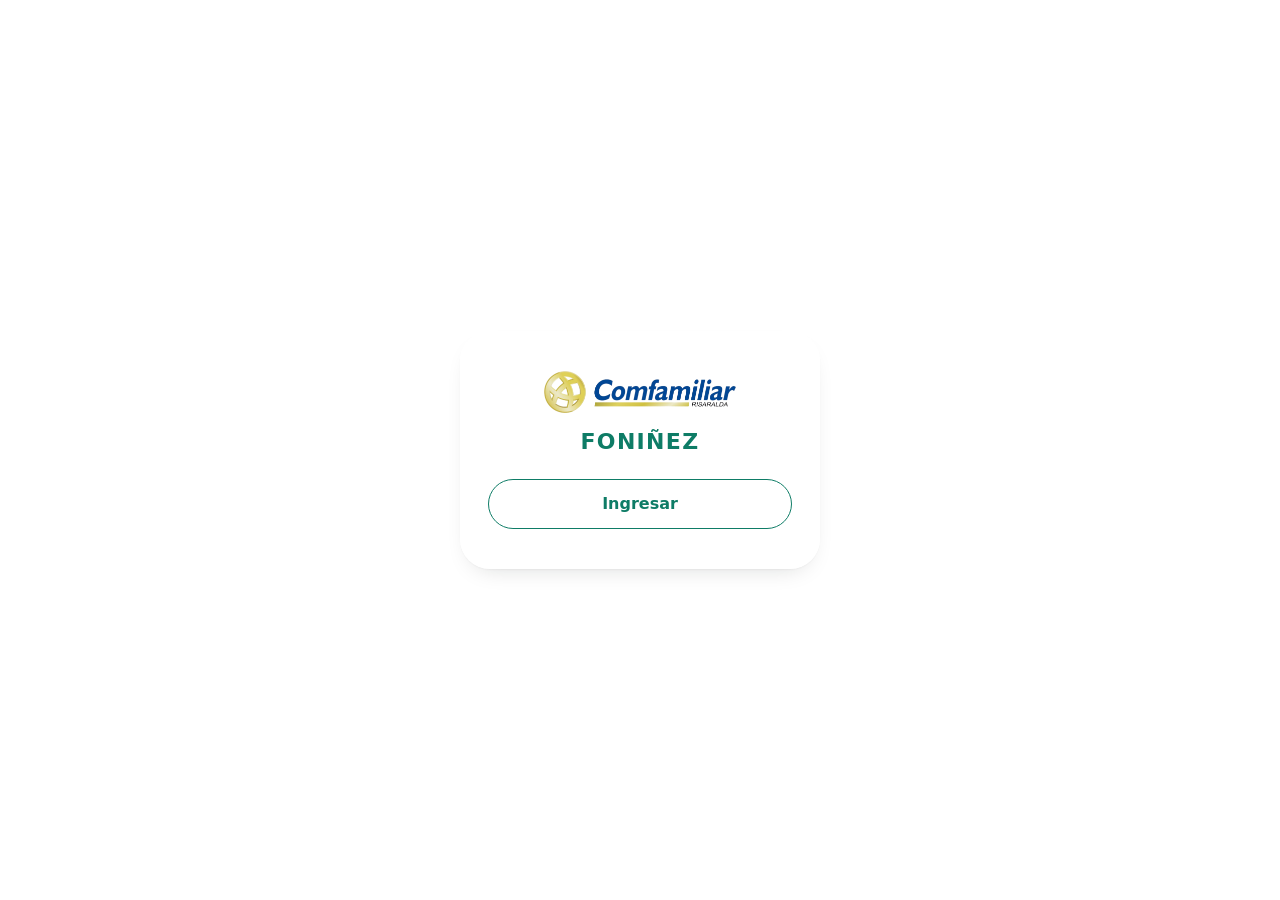
<file: index.html>
<!doctype html>
<html lang="es">
<head>
  <meta charset="utf-8">
  <meta name="viewport" content="width=device-width, initial-scale=1">
  <meta name="theme-color" content="#ffffff">
  <title>FONIÑEZ · Agendas</title>
  <link rel="icon" type="image/svg+xml" href="favicon.svg">
  <link rel="stylesheet" href="styles.css?v=26">
</head>
<body>
  <header class="topbar">
    <a class="brand" href="#/agenda"><img src="assets/logo-comfamiliar.png" alt="Comfamiliar Risaralda"><span class="brand-sep"></span><span class="brand-txt"><b>FONIÑEZ</b></span></a>
    <nav class="nav">
      <a href="#/mi" data-nav="mi"><svg viewBox="0 0 24 24" aria-hidden="true"><circle cx="12" cy="8" r="4"/><path d="M4.5 20.5c0-3.6 3.4-5.5 7.5-5.5s7.5 1.9 7.5 5.5"/></svg><span>Mi agenda</span></a>
      <a href="#/agenda" data-nav="agenda"><svg viewBox="0 0 24 24" aria-hidden="true"><rect x="3.5" y="5" width="17" height="15.5" rx="2"/><path d="M3.5 10h17M8 3v4M16 3v4"/></svg><span>Agenda</span></a>
      <a href="#/nueva" data-nav="nueva" class="nav-cta"><svg viewBox="0 0 24 24" aria-hidden="true"><rect x="3.5" y="3.5" width="17" height="17" rx="4"/><path d="M12 8v8M8 12h8"/></svg><span>Nueva</span></a>
      <a href="#/seguimiento" data-nav="seguimiento"><svg viewBox="0 0 24 24" aria-hidden="true"><path d="M3 12h4l3-7 4 14 3-7h4"/></svg><span>Seguimiento</span></a>
    </nav>
    <button type="button" class="yo" id="btnYo" data-act="yo"></button>
    <a class="btn primary" href="#/nueva">+ Agenda</a>
  </header>

  <section id="login" class="login" hidden>
    <form id="formLogin" class="login-card">
      <img src="assets/logo-comfamiliar.png" alt="Comfamiliar Risaralda" class="login-logo">
      <div class="login-brand">FONIÑEZ</div>
      <button class="primary">Ingresar</button>
    </form>
  </section>

  <main id="app"></main>

  <dialog id="dlgYo">
    <div class="dialog-head">
      <h2>¿Quién eres?</h2>
      <form method="dialog"><button class="ghost" aria-label="Cerrar">✕</button></form>
    </div>
    <div class="people" id="yoList"></div>
    <div class="dialog-foot">
      <a class="btn ghost" href="#/ajustes">Ajustes</a>
      <button type="button" class="ghost" data-act="salir">Salir</button>
    </div>
  </dialog>

  <datalist id="actividades">
    <option>Jornada de registro</option>
    <option>Visita domiciliaria</option>
    <option>Taller con familias</option>
    <option>Entrega de kits</option>
    <option>Seguimiento</option>
    <option>Reunión comunitaria</option>
  </datalist>

  <div id="print"></div>
  <a class="fab" href="#/nueva" aria-label="Nueva agenda"><svg viewBox="0 0 24 24" aria-hidden="true"><path d="M12 5v14M5 12h14"/></svg></a>
  <div id="toast" role="status" aria-live="polite"></div>

  <script src="xlsx.js?v=1"></script>
  <script src="app.js?v=20"></script>
</body>
</html>
</file>
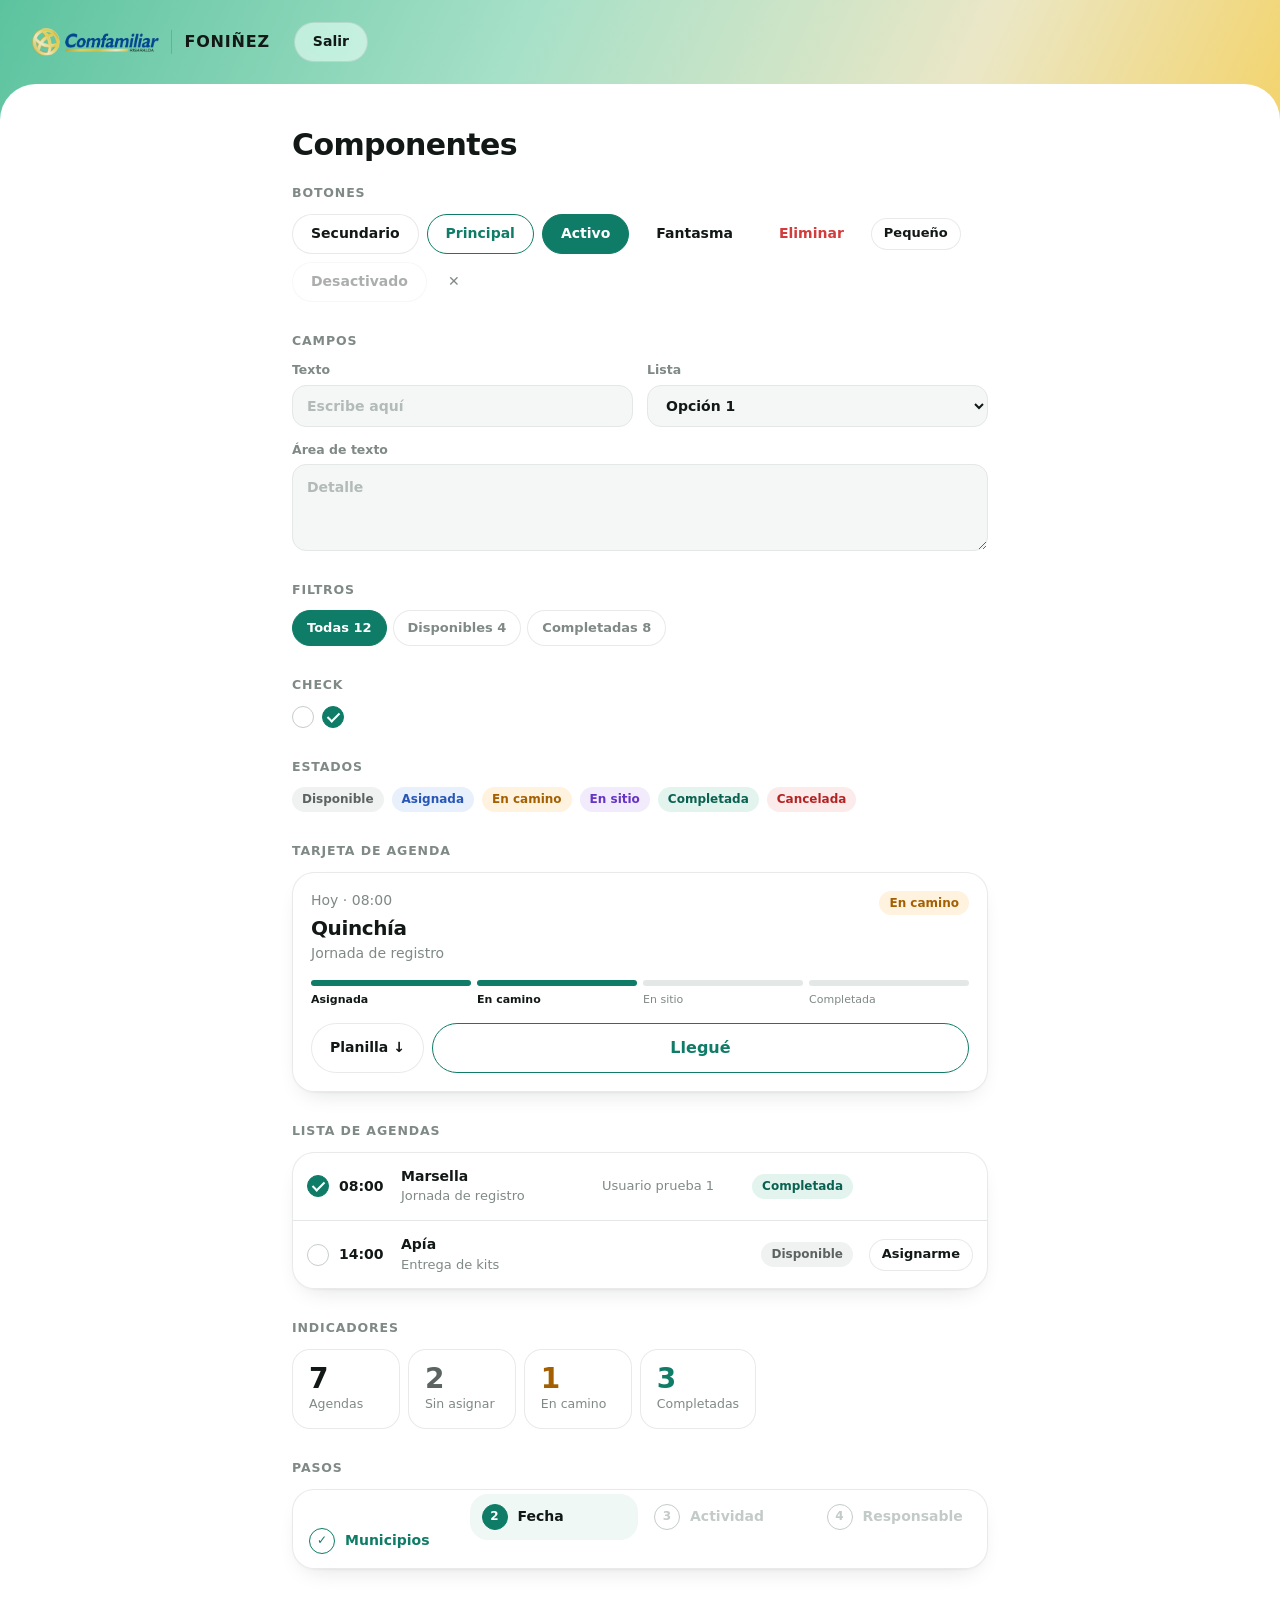
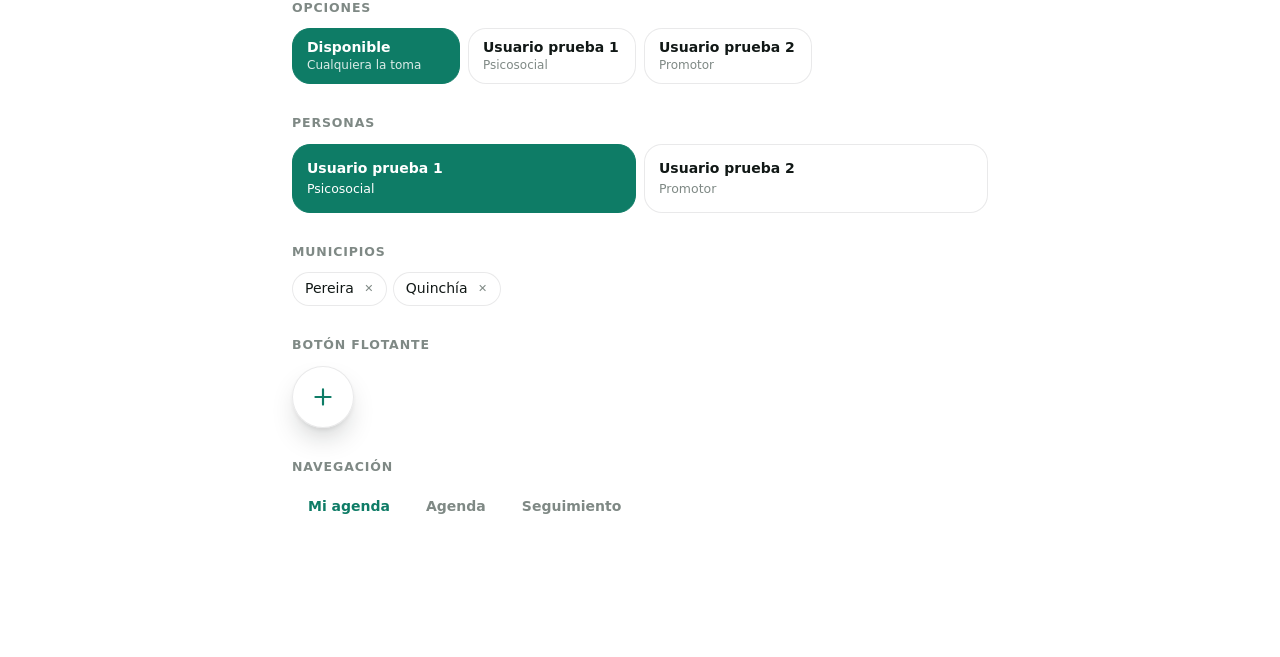
<file: componentes.html>
<!doctype html>
<html lang="es">
<head>
  <meta charset="utf-8">
  <meta name="viewport" content="width=device-width, initial-scale=1">
  <title>Componentes · FONIÑEZ</title>
  <link rel="stylesheet" href="styles.css?v=26">
  <style>
    .kit section { margin-bottom: 30px; }
    .kit h2 { font-size: 12.5px; font-weight: 700; text-transform: uppercase; letter-spacing: .07em; color: var(--muted); margin: 0 0 12px; }
    .kit .demo { display: flex; flex-wrap: wrap; gap: 8px; align-items: center; }
    .kit .nav { position: static; }
    .kit .fab { position: static; display: grid; }
    .kit .stack { display: grid; gap: 12px; }
  </style>
</head>
<body>
  <header class="topbar">
    <a class="brand" href="index.html"><img src="assets/logo-comfamiliar.png" alt="Comfamiliar Risaralda"><span class="brand-sep"></span><span class="brand-txt"><b>FONIÑEZ</b></span></a>
    <button class="ghost">Salir</button>
  </header>
  <main id="app">
    <div class="page narrow kit">
      <div class="page-head"><h1>Componentes</h1></div>

      <section>
        <h2>Botones</h2>
        <div class="demo">
          <button>Secundario</button>
          <button class="primary">Principal</button>
          <button class="on">Activo</button>
          <button class="ghost">Fantasma</button>
          <button class="danger-ghost">Eliminar</button>
          <button class="small">Pequeño</button>
          <button disabled>Desactivado</button>
          <button class="icon" title="Quitar">✕</button>
        </div>
      </section>

      <section>
        <h2>Campos</h2>
        <div class="grid">
          <label>Texto<input placeholder="Escribe aquí"></label>
          <label>Lista<select><option>Opción 1</option><option>Opción 2</option></select></label>
          <label class="span-2">Área de texto<textarea rows="3" placeholder="Detalle"></textarea></label>
        </div>
      </section>

      <section>
        <h2>Filtros</h2>
        <div class="chips">
          <button class="chip on">Todas 12</button>
          <button class="chip">Disponibles 4</button>
          <button class="chip">Completadas 8</button>
        </div>
      </section>

      <section>
        <h2>Check</h2>
        <div class="demo"><span class="chk"></span><span class="chk on"></span></div>
      </section>

      <section>
        <h2>Estados</h2>
        <div class="demo">
          <span class="badge st-disponible">Disponible</span>
          <span class="badge st-asignada">Asignada</span>
          <span class="badge st-en_camino">En camino</span>
          <span class="badge st-en_sitio">En sitio</span>
          <span class="badge st-completada">Completada</span>
          <span class="badge st-cancelada">Cancelada</span>
        </div>
      </section>

      <section>
        <h2>Tarjeta de agenda</h2>
        <article class="mcard">
          <div class="mcard-top"><div><span class="muted">Hoy · 08:00</span><h3>Quinchía</h3><p>Jornada de registro</p></div><span class="badge st-en_camino">En camino</span></div>
          <ol class="track"><li class="on"><span></span>Asignada</li><li class="on"><span></span>En camino</li><li><span></span>En sitio</li><li><span></span>Completada</li></ol>
          <div class="mcard-actions"><button>Planilla ↓</button><button class="primary grow">Llegué</button></div>
        </article>
      </section>

      <section>
        <h2>Lista de agendas</h2>
        <div class="rows">
          <div class="row"><span class="chk on"></span><span class="hora">08:00</span><span class="main"><strong>Marsella</strong><span>Jornada de registro</span></span><span class="who">Usuario prueba 1</span><span class="badge st-completada">Completada</span><span class="row-act"></span></div>
          <div class="row"><span class="chk"></span><span class="hora">14:00</span><span class="main"><strong>Apía</strong><span>Entrega de kits</span></span><span class="who"></span><span class="badge st-disponible">Disponible</span><span class="row-act"><button class="small">Asignarme</button></span></div>
        </div>
      </section>

      <section>
        <h2>Indicadores</h2>
        <div class="stats">
          <div class="stat"><b>7</b><span>Agendas</span></div>
          <div class="stat s-disponible"><b>2</b><span>Sin asignar</span></div>
          <div class="stat s-en_camino"><b>1</b><span>En camino</span></div>
          <div class="stat s-completada"><b>3</b><span>Completadas</span></div>
        </div>
      </section>

      <section>
        <h2>Pasos</h2>
        <ol class="stepper">
          <li class="done"><button><span class="n">✓</span><span class="l">Municipios</span></button></li>
          <li class="now"><button><span class="n">2</span><span class="l">Fecha</span></button></li>
          <li><button disabled><span class="n">3</span><span class="l">Actividad</span></button></li>
          <li><button disabled><span class="n">4</span><span class="l">Responsable</span></button></li>
        </ol>
      </section>

      <section>
        <h2>Opciones</h2>
        <div class="choices">
          <button class="choice on">Disponible<small>Cualquiera la toma</small></button>
          <button class="choice">Usuario prueba 1<small>Psicosocial</small></button>
          <button class="choice">Usuario prueba 2<small>Promotor</small></button>
        </div>
      </section>

      <section>
        <h2>Personas</h2>
        <div class="people">
          <button class="person on"><strong>Usuario prueba 1</strong><span>Psicosocial</span></button>
          <button class="person"><strong>Usuario prueba 2</strong><span>Promotor</span></button>
        </div>
      </section>

      <section>
        <h2>Municipios</h2>
        <div class="mchips"><span class="mchip">Pereira<button class="x">✕</button></span><span class="mchip">Quinchía<button class="x">✕</button></span></div>
      </section>

      <section>
        <h2>Botón flotante</h2>
        <a class="fab" href="#"><svg viewBox="0 0 24 24" aria-hidden="true"><path d="M12 5v14M5 12h14"/></svg></a>
      </section>

      <section>
        <h2>Navegación</h2>
        <nav class="nav">
      <a href="#/mi" data-nav="mi" class="active"><svg viewBox="0 0 24 24" aria-hidden="true"><circle cx="12" cy="8" r="4"/><path d="M4.5 20.5c0-3.6 3.4-5.5 7.5-5.5s7.5 1.9 7.5 5.5"/></svg><span>Mi agenda</span></a>
      <a href="#/agenda" data-nav="agenda"><svg viewBox="0 0 24 24" aria-hidden="true"><rect x="3.5" y="5" width="17" height="15.5" rx="2"/><path d="M3.5 10h17M8 3v4M16 3v4"/></svg><span>Agenda</span></a>
      <a href="#/nueva" data-nav="nueva" class="nav-cta"><svg viewBox="0 0 24 24" aria-hidden="true"><rect x="3.5" y="3.5" width="17" height="17" rx="4"/><path d="M12 8v8M8 12h8"/></svg><span>Nueva</span></a>
      <a href="#/seguimiento" data-nav="seguimiento"><svg viewBox="0 0 24 24" aria-hidden="true"><path d="M3 12h4l3-7 4 14 3-7h4"/></svg><span>Seguimiento</span></a>
    </nav>
      </section>
    </div>
  </main>
</body>
</html>
</file>
<file: styles.css>
/* =========================================================
   FONIÑEZ · Agendas de campo
   Mobile first. Estilo «widget»: cabecera con tinte de marca, hoja blanca
   con esquinas muy redondeadas, tarjetas suaves, botones píldora.
   Paleta: blanco + verde FONIÑEZ.
   ========================================================= */

:root {
  --bg: #ffffff;
  --soft: #f5f7f6;
  --line: #e3e7e5;
  --ink: #111816;
  --muted: #7f8985;
  --brand: #0e7c66;
  --tint: #eff8f5;
  --grad: linear-gradient(115deg, #5cc39f 0%, #a6e0c8 40%, #ebe7c6 75%, #f3d36b 100%);
  --tint-line: #cfe6de;
  --danger: #d23c3c;
  --rx: 22px;
  --shadow: 0 1px 2px rgba(17, 24, 22, .04), 0 10px 26px -14px rgba(17, 24, 22, .2);
  --top: 68px;
  font-family: "Inter", ui-sans-serif, system-ui, -apple-system, "Segoe UI", Roboto, sans-serif;
  color: var(--ink);
  -webkit-font-smoothing: antialiased;
}

* { box-sizing: border-box; }
html { -webkit-text-size-adjust: 100%; }
body { margin: 0; background: var(--grad) top center / 100% calc(var(--top) + 48px) no-repeat, #fff; font-size: 15px; line-height: 1.4; }
a { color: inherit; }
h1, h2, h3 { margin: 0; letter-spacing: -.02em; }
small { font-size: inherit; }
[hidden] { display: none !important; }

/* =========================================================
   Componentes base
   ========================================================= */

/* ---- Botón ---- */
button, .btn {
  font: inherit; font-weight: 600; cursor: pointer; text-decoration: none;
  display: inline-flex; align-items: center; justify-content: center; gap: 6px;
  height: 44px; padding: 0 18px; white-space: nowrap;
  border: 1px solid var(--line); border-radius: 99px;
  background: var(--bg); color: var(--ink);
}
button:hover, .btn:hover { border-color: var(--brand); color: var(--brand); }
button:active, .btn:active, button.on, .btn.on { background: var(--brand); border-color: var(--brand); color: #fff; }
button:disabled { opacity: .35; cursor: default; }
button:disabled:hover { border-color: var(--line); color: var(--ink); }

.primary, .btn.primary { border-color: var(--brand); color: var(--brand); }
.primary:hover, .btn.primary:hover, .primary:active, .btn.primary:active { background: var(--brand); color: #fff; }
.ghost { border-color: transparent; background: transparent; }
.danger-ghost { border-color: transparent; color: var(--danger); background: transparent; }
.danger-ghost:hover { border-color: var(--danger); color: var(--danger); }
.danger-ghost:active { background: var(--danger); color: #fff; }
.small { height: 34px; padding: 0 12px; font-size: 13px; }
.big { height: 52px; padding: 0 22px; font-size: 16px; }
.icon { width: 38px; height: 38px; padding: 0; border-color: transparent; color: var(--muted); }
.icon:hover { border-color: var(--danger); color: var(--danger); }
.icon:active { background: var(--danger); border-color: var(--danger); color: #fff; }
.link { height: auto; padding: 0; margin-top: 16px; border: none; background: none; color: var(--muted); font-size: 13px; font-weight: 500; white-space: normal; text-align: left; }
.link:hover, .link:active { background: none; color: var(--brand); }
.pill { background: var(--brand); color: #fff; padding: 1px 8px; border-radius: 99px; font-size: 11.5px; font-weight: 700; }

/* ---- Campo ---- */
label { display: flex; flex-direction: column; gap: 6px; font-size: 12.5px; font-weight: 600; color: var(--muted); }
input, select, textarea {
  font: inherit; font-size: 16px; color: var(--ink);
  width: 100%; height: 46px; padding: 0 14px;
  border: 1px solid var(--line); border-radius: 14px; background: var(--bg);
}
textarea { height: auto; padding: 12px 14px; resize: vertical; line-height: 1.45; }
input:focus, select:focus, textarea:focus { outline: none; border-color: var(--brand); }
input::placeholder, textarea::placeholder { color: #b3bbb8; }
select:disabled { background: var(--soft); }

/* ---- Tarjeta ---- */
.panel, .wizard, .stepper, .rows, .ttable, .plan, .login-card {
  background: var(--bg); border: 1px solid var(--line); border-radius: var(--rx); box-shadow: var(--shadow);
}
.panel { padding: 18px; }
.panel-head { display: flex; justify-content: space-between; align-items: center; gap: 10px; margin-bottom: 14px; }
.panel-head h2 { font-size: 17px; font-weight: 700; }

/* ---- Insignia de estado ---- */
.badge { display: inline-block; font-size: 12px; font-weight: 600; padding: 4px 10px; border-radius: 99px; white-space: nowrap; }
.st-disponible { background: #f0f2f1; color: #5b6461; }
.st-asignada   { background: #e8f0fc; color: #2856b8; }
.st-en_camino  { background: #fff3df; color: #a35f00; }
.st-en_sitio   { background: #f1ebfc; color: #6534c4; }
.st-completada { background: #e3f4ee; color: #0a6151; }
.st-cancelada  { background: #fcebeb; color: #b42323; }

/* ---- Chip / filtro ---- */
.chips { display: flex; gap: 6px; overflow-x: auto; scrollbar-width: none; }
.chips::-webkit-scrollbar { display: none; }
.chip { height: 36px; padding: 0 14px; font-size: 13px; color: var(--muted); flex-shrink: 0; }
.chip small { opacity: .7; margin-left: 2px; }

/* ---- Check redondo ---- */
.chk { width: 22px; height: 22px; border-radius: 50%; border: 1.5px solid #c6cdca; display: grid; place-items: center; flex-shrink: 0; }
.chk.on { background: var(--brand); border-color: var(--brand); }
.chk.on::after { content: ""; width: 5px; height: 10px; border: solid #fff; border-width: 0 2px 2px 0; transform: translateY(-1px) rotate(45deg); }

/* ---- Barra de progreso del recorrido ---- */
.track { list-style: none; display: grid; grid-template-columns: repeat(4, 1fr); gap: 6px; margin: 16px 0 0; padding: 0; }
.track li { font-size: 11px; color: var(--muted); }
.track li span { display: block; height: 6px; border-radius: 3px; background: var(--line); margin-bottom: 6px; }
.track li.on { color: var(--ink); font-weight: 600; }
.track li.on span { background: var(--brand); }
.track-cancel { margin-top: 14px; color: var(--danger); font-weight: 600; }

/* ---- Línea de tiempo ---- */
.timeline { list-style: none; margin: 18px 0 0; padding: 14px 0 0; border-top: 1px solid var(--line); }
.timeline li { display: flex; gap: 4px 10px; font-size: 13px; padding: 4px 0; flex-wrap: wrap; }
.timeline .t { color: var(--muted); min-width: 108px; font-variant-numeric: tabular-nums; }
.timeline a, .tlast a { color: var(--brand); text-decoration: none; font-weight: 600; }

/* ---- Botón flotante «+» ---- */
.fab {
  display: none; position: fixed; right: 32px; bottom: 32px; z-index: 15;
  width: 62px; height: 62px; border-radius: 50%; place-items: center;
  background: var(--bg); border: 1px solid var(--line); color: var(--brand);
  font-size: 32px; font-weight: 300; line-height: 1; text-decoration: none;
  box-shadow: 0 2px 4px rgba(17, 24, 22, .06), 0 14px 30px -10px rgba(17, 24, 22, .3);
}
.fab svg { width: 26px; height: 26px; display: block; fill: none; stroke: currentColor; stroke-width: 2; stroke-linecap: round; }
.fab:hover, .fab:active { background: var(--brand); border-color: var(--brand); color: #fff; }

/* ---- Diálogo (hoja inferior en celular) ---- */
dialog {
  position: fixed; inset: auto 0 0 0; margin: 0; width: 100%; max-width: none; max-height: 90vh; overflow: auto;
  border: none; border-radius: 28px 28px 0 0; padding: 22px 18px calc(22px + env(safe-area-inset-bottom));
  box-shadow: 0 -20px 50px -20px rgba(17, 24, 22, .3);
}
dialog::backdrop { background: rgba(17, 24, 22, .35); }
.dialog-head { display: flex; justify-content: space-between; align-items: center; margin-bottom: 16px; }
.dialog-head h2 { font-size: 20px; }
.dialog-head form { margin: 0; }
.dialog-head .ghost { width: 38px; padding: 0; color: var(--muted); }
.dialog-foot { display: flex; justify-content: space-between; gap: 8px; margin-top: 16px; padding-top: 14px; border-top: 1px solid var(--line); }

/* ---- Aviso ---- */
#toast {
  position: fixed; left: 50%; bottom: 104px; transform: translateX(-50%);
  background: var(--ink); color: #fff; padding: 12px 20px; border-radius: 99px; font-weight: 600;
  display: none; z-index: 50; white-space: nowrap;
}
#toast.show { display: block; }

/* =========================================================
   Estructura
   ========================================================= */

/* ---- Cabecera ---- */
.topbar { display: flex; align-items: center; gap: 10px; height: var(--top); padding: 0 18px; }
.brand { display: flex; align-items: center; gap: 12px; text-decoration: none; flex: 1; min-width: 0; }
.brand img { height: 22px; width: auto; display: block; }
.brand-sep { width: 1px; height: 24px; background: rgba(17, 19, 24, .15); }
.brand-txt { display: flex; flex-direction: column; line-height: 1.15; }
.brand-txt b { font-size: 14px; font-weight: 800; color: var(--ink); letter-spacing: .05em; }
.brand-txt small { display: none; }
.topbar > .btn.primary { display: none; }
.yo { max-width: 130px; height: 38px; padding: 0 14px; overflow: hidden; text-overflow: ellipsis; display: inline-block; line-height: 36px; background: rgba(255, 255, 255, .75); border-color: transparent; }
.yo.unset { color: var(--brand); border-color: var(--brand); border-style: dashed; }

/* ---- Navegación: barra flotante inferior en celular ---- */
.nav {
  position: fixed; left: 12px; right: 12px; bottom: calc(12px + env(safe-area-inset-bottom)); z-index: 20;
  display: flex; padding: 4px; gap: 2px;
  background: rgba(255, 255, 255, .97); border: 1px solid var(--line); border-radius: 26px;
  box-shadow: 0 12px 34px -10px rgba(17, 24, 22, .3);
}
.nav a {
  position: relative; flex: 1; display: flex; flex-direction: column; align-items: center; justify-content: center;
  gap: 3px; height: 58px; border-radius: 22px; text-decoration: none;
  font-size: 11px; font-weight: 600; color: var(--muted);
}
.nav a.active { background: var(--tint); color: var(--brand); }
.nav svg { width: 22px; height: 22px; fill: none; stroke: currentColor; stroke-width: 1.7; stroke-linecap: round; stroke-linejoin: round; }

/* ---- Hoja de contenido ---- */
main#app { background: var(--bg); min-height: calc(100vh - var(--top)); border-radius: 30px 30px 0 0; }
.page { padding: 24px 14px 120px; margin: 0 auto; }
.page-head { display: flex; justify-content: space-between; align-items: center; gap: 12px; margin-bottom: 18px; flex-wrap: wrap; }
.page-head h1 { font-size: 26px; font-weight: 800; }
.muted { color: var(--muted); margin: 3px 0 0; }
.head-actions { display: flex; gap: 6px; flex-wrap: wrap; align-items: center; }
.back { display: inline-block; margin-bottom: 14px; color: var(--muted); text-decoration: none; font-weight: 600; font-size: 13px; }
.back:hover { color: var(--ink); }
.empty { color: var(--muted); text-align: center; padding: 32px 12px; margin: 0; }
.empty a { color: var(--brand); }
.sec { font-size: 12.5px; font-weight: 700; color: var(--muted); text-transform: uppercase; letter-spacing: .07em; margin: 22px 0 10px; }
.label { font-size: 12.5px; font-weight: 600; color: var(--muted); margin: 18px 0 8px; }

.grid { display: grid; grid-template-columns: 1fr; gap: 14px; }
.span-2 { grid-column: auto; }
.two-col, .settings { display: grid; grid-template-columns: 1fr; gap: 16px; align-items: start; }

/* =========================================================
   Pantallas
   ========================================================= */

/* ---- Ingreso ---- */
body.locked .topbar, body.locked main, body.locked .fab, body.locked .nav { display: none; }
.login { background: #fff; min-height: 100vh; display: grid; place-items: center; padding: 24px; }
.login-card { width: min(360px, 100%); display: flex; flex-direction: column; gap: 22px; padding: 40px 28px; border: none; border-radius: 30px; }
.login-logo { height: 42px; width: auto; align-self: center; }
.login-brand { text-align: center; font-size: 22px; font-weight: 800; color: var(--brand); letter-spacing: .06em; margin-top: -8px; }
.login-card .primary { height: 50px; font-size: 16px; }

/* ---- Agenda ---- */
.toolbar { display: flex; flex-direction: column; gap: 10px; margin-bottom: 16px; }
.selects { display: flex; gap: 6px; }
.selects select { flex: 1; }

.day { margin-bottom: 20px; }
.day h3 { font-size: 13px; font-weight: 700; margin: 0 0 8px 4px; display: flex; gap: 8px; align-items: center; }
.day h3 small { color: var(--muted); font-weight: 500; }
.rows { overflow: hidden; }
.row {
  display: grid; grid-template-columns: 22px 44px 1fr auto; gap: 6px 10px; align-items: center;
  padding: 14px; border-bottom: 1px solid var(--line); cursor: pointer;
}
.row:last-child { border-bottom: none; }
.row:hover { background: var(--soft); }
.row .hora { font-weight: 700; font-variant-numeric: tabular-nums; font-size: 14px; }
.row .main { min-width: 0; }
.row .main strong { display: block; }
.row .main span { color: var(--muted); font-size: 13px; }
.row .who { display: none; color: var(--muted); font-size: 13px; overflow: hidden; text-overflow: ellipsis; white-space: nowrap; }
.row-act { grid-column: 3 / -1; justify-self: start; }
.row-act:empty { display: none; }

/* ---- Mi agenda ---- */
.cards { display: flex; flex-direction: column; gap: 12px; }
.mcard {
  padding: 18px; cursor: pointer;
  background: var(--tint); border: 1px solid var(--tint-line); border-radius: var(--rx); box-shadow: var(--shadow);
}
.mcard-top { display: flex; justify-content: space-between; gap: 12px; align-items: flex-start; }
.mcard h3 { font-size: 20px; font-weight: 800; margin: 4px 0 2px; }
.mcard p { margin: 0; color: var(--muted); }
.mcard-actions { display: flex; gap: 8px; margin-top: 16px; }
.mcard-actions > * { height: 50px; }
.mcard-actions .grow { flex: 1; font-size: 16px; }
.done { margin-top: 24px; }
.done summary { cursor: pointer; color: var(--muted); font-weight: 600; padding: 8px 4px; }
.done .rows { margin-top: 8px; }

/* ---- ¿Quién eres? ---- */
.people { display: grid; grid-template-columns: 1fr 1fr; gap: 8px; }
.person {
  height: auto; padding: 14px; flex-direction: column; align-items: flex-start; gap: 2px; text-align: left; white-space: normal;
  border-radius: 18px; background: var(--tint); border-color: var(--tint-line);
}
.person span { font-size: 12.5px; color: var(--muted); font-weight: 500; }
.person:hover span, .person.on span, .person:active span { color: inherit; }

/* ---- Seguimiento ---- */
.date-in { width: auto; }
.stats { display: grid; grid-template-columns: repeat(2, 1fr); gap: 8px; margin-bottom: 18px; }
.stat { padding: 14px 16px; background: var(--tint); border: 1px solid var(--tint-line); border-radius: 18px; }
.stat b { display: block; font-size: 28px; font-weight: 800; font-variant-numeric: tabular-nums; line-height: 1.1; }
.stat span { color: var(--muted); font-size: 12.5px; font-weight: 500; }
.s-disponible b { color: #5b6461; }
.s-asignada b { color: #2856b8; }
.s-en_camino b { color: #a35f00; }
.s-en_sitio b { color: #6534c4; }
.s-completada b { color: var(--brand); }

.ttable { overflow: hidden; }
.trow { display: grid; grid-template-columns: 1fr; gap: 8px; padding: 14px 16px; border-bottom: 1px solid var(--line); }
.trow:last-child { border-bottom: none; }
.tp strong { display: block; }
.tp span { color: var(--muted); font-size: 13px; }
.tags { display: flex; gap: 6px; flex-wrap: wrap; }
.tag { height: 32px; padding: 0 12px; font-size: 13px; border-color: transparent; }
.tag:hover { border-color: currentColor; color: inherit; }
.tlast { color: var(--muted); font-size: 13px; }

/* ---- Detalle de agenda ---- */
.primary-row { display: flex; gap: 8px; flex-wrap: wrap; }
.primary-row .primary { flex: 1; }
.primary-row > * { flex: 1 1 auto; }
.edit summary { cursor: pointer; font-weight: 700; list-style: none; display: flex; justify-content: space-between; }
.edit summary::-webkit-details-marker { display: none; }
.edit summary::after { content: "+"; color: var(--muted); font-weight: 400; font-size: 20px; line-height: 1; }
.edit[open] summary { margin-bottom: 16px; }
.edit[open] summary::after { content: "–"; }
.foot-actions { display: flex; justify-content: flex-end; gap: 6px; margin-top: 18px; padding-top: 14px; border-top: 1px solid var(--line); }

/* ---- Asistente (nueva agenda) ---- */
.stepper { list-style: none; display: flex; margin: 0 0 16px; padding: 4px; gap: 4px; overflow: hidden; }
.stepper li { flex: 0 0 46px; }
.stepper li.now { flex: 1; }
.stepper button { width: 100%; height: 46px; border: none; border-radius: 18px; gap: 10px; padding: 0; color: var(--muted); background: transparent; }
.stepper li.now button { justify-content: flex-start; padding: 0 12px; background: var(--tint); color: var(--ink); }
.stepper button:hover { color: var(--brand); }
.stepper button:active { background: var(--tint); color: var(--brand); }
.stepper button:disabled { opacity: 1; color: #c3cbc8; }
.stepper .n { width: 26px; height: 26px; flex-shrink: 0; display: grid; place-items: center; border: 1.5px solid currentColor; border-radius: 50%; font-size: 12px; font-weight: 700; }
.stepper .l { display: none; }
.stepper li.now .l { display: inline; }
.stepper li.done button { color: var(--brand); }
.stepper li.now .n { background: var(--brand); border-color: var(--brand); color: #fff; }

.wizard { padding: 22px 16px; }
.step-title { font-size: 22px; font-weight: 800; margin-bottom: 18px; }
.wizard-foot { display: flex; justify-content: space-between; gap: 10px; margin-top: 24px; padding-top: 18px; border-top: 1px solid var(--line); }
.wizard-foot button { height: 48px; padding: 0 22px; }
.wizard-foot .primary { flex: 1; max-width: 260px; }

.choices { display: grid; grid-template-columns: 1fr 1fr; gap: 8px; }
.choice {
  height: auto; min-height: 56px; padding: 10px 14px; flex-direction: column; align-items: flex-start; justify-content: center;
  gap: 2px; text-align: left; white-space: normal; line-height: 1.2; border-radius: 18px;
}
.choice small { font-size: 12px; font-weight: 500; color: var(--muted); }
.choice:hover small, .choice.on small, .choice:active small { color: inherit; opacity: .85; }

/* ---- Ajustes ---- */
.prow { display: grid; grid-template-columns: 1fr 38px; gap: 6px; margin-bottom: 10px; }
.prow input { height: 42px; border-radius: 12px; }
.prow input:not(:first-child) { grid-column: 1; }
.prow .icon { grid-row: 1; grid-column: 2; }
.add { width: 100%; margin-top: 8px; border-style: dashed; color: var(--muted); }
.plan { padding: 12px; margin-bottom: 10px; display: flex; flex-direction: column; gap: 8px; box-shadow: none; border-radius: 18px; }
.plan-top { display: grid; grid-template-columns: 1fr 110px 38px; gap: 6px; align-items: center; }
.plan-top input, .plan > input { height: 42px; border-radius: 12px; }
.filas { flex-direction: row; align-items: center; gap: 6px; }
.filas input { width: 64px; }
.plan .small { align-self: flex-start; }
.mchips { display: flex; flex-wrap: wrap; gap: 6px; margin-bottom: 12px; }
.mchip { display: inline-flex; align-items: center; gap: 2px; padding: 0 4px 0 12px; height: 34px; border: 1px solid var(--line); border-radius: 99px; font-size: 14px; }
.mchip .x { height: 26px; width: 26px; padding: 0; border: none; color: var(--muted); font-size: 11px; }
.mchip .x:hover { color: var(--danger); }
.mchip .x:active { background: var(--danger); color: #fff; }
.inline-add { display: flex; gap: 6px; }

/* ---- Planilla impresa ---- */
#print { display: none; }

/* =========================================================
   Vidrio: superficies translúcidas y desenfocadas sobre el degradado
   ========================================================= */
:root {
  --glass: rgba(255, 255, 255, .55);
  --glass-soft: rgba(255, 255, 255, .38);
  --glass-strong: rgba(255, 255, 255, .78);
  --glass-line: rgba(17, 19, 24, .09);
  --blur: blur(22px) saturate(170%);
}
main#app { background: #fff; }
.card, .panel, .wizard, .success, .stepper, .item, .login-card, .sol-list, .rows, .ttable, .plan,
.area-card, .mcard, .stat, .person, .pick-row, .area-choice, .choice, .mchip {
  background: var(--glass); border-color: var(--glass-line);
  -webkit-backdrop-filter: var(--blur); backdrop-filter: var(--blur);
}
button, .btn {
  background: var(--glass); border-color: var(--glass-line);
  -webkit-backdrop-filter: var(--blur); backdrop-filter: var(--blur);
}
.ghost, .danger-ghost, .icon, .link, .link-danger, .stepper button, .item-tools button, .mchip .x, .tag { -webkit-backdrop-filter: none; backdrop-filter: none; }
.ghost, .danger-ghost, .icon, .stepper button, .item-tools button { background: transparent; border-color: transparent; }
button:active, .btn:active, button.on, .btn.on, .primary:hover, .btn.primary:hover, .primary:active, .btn.primary:active { background: var(--brand); border-color: var(--brand); color: #fff; }
.primary, .btn.primary { border-color: var(--brand); }
.danger-ghost:active, .icon:active { background: var(--danger); border-color: var(--danger); color: #fff; }
input, select, textarea { background: var(--soft); border-color: var(--line); }
input:focus, select:focus, textarea:focus { background: #fff; border-color: var(--brand); }
.pick-row.on, .stepper li.now button { background: var(--tint); }
.sol-row:hover, .row:hover { background: var(--soft); }
.sol-row, .row, .trow { border-bottom-color: var(--line); }
.topbar .ghost, .yo { background: var(--glass); border-color: var(--glass-line); -webkit-backdrop-filter: var(--blur); backdrop-filter: var(--blur); }
.nav { background: var(--glass); border-color: var(--glass-line); -webkit-backdrop-filter: var(--blur); backdrop-filter: var(--blur); }
.nav a.active { background: var(--glass-strong); }
.fab { background: var(--glass); border-color: var(--glass-line); -webkit-backdrop-filter: var(--blur); backdrop-filter: var(--blur); }
dialog { background: var(--glass-strong); -webkit-backdrop-filter: var(--blur); backdrop-filter: var(--blur); }
dialog::backdrop { background: rgba(17, 19, 24, .2); -webkit-backdrop-filter: blur(6px); backdrop-filter: blur(6px); }
#toast { background: rgba(17, 19, 24, .72); -webkit-backdrop-filter: var(--blur); backdrop-filter: var(--blur); }
.planilla-box, .doc-client { background: var(--glass); }
.doc { background: #fff; }

/* =========================================================
   Tableta (≥ 640 px)
   ========================================================= */
@media (min-width: 640px) {
  .page { padding: 32px 24px 120px; }
  .grid { grid-template-columns: 1fr 1fr; }
  .span-2 { grid-column: span 2; }
  .toolbar { flex-direction: row; justify-content: space-between; align-items: center; }
  .selects select { min-width: 200px; }
  .row { grid-template-columns: 22px 52px 1fr 140px auto 110px; }
  .row .who { display: block; }
  .row-act { grid-column: auto; justify-self: end; }
  .row-act:empty { display: block; }
  .stats { grid-template-columns: repeat(3, 1fr); }
  .people, .choices { grid-template-columns: repeat(3, 1fr); }
  .prow { grid-template-columns: 1.3fr 1fr 1fr 38px; }
  .prow input:not(:first-child) { grid-column: auto; }
  .prow .icon { grid-row: auto; grid-column: auto; }
  .stepper li { flex: 1; }
  .stepper button { justify-content: flex-start; padding: 0 12px; }
  .stepper .l { display: inline; }
  .wizard { padding: 28px; }
  dialog { inset: 0; margin: auto; width: min(560px, 92vw); border-radius: 28px; padding: 26px; box-shadow: 0 30px 70px -20px rgba(17, 24, 22, .35); }
}

/* =========================================================
   Escritorio (≥ 1024 px)
   ========================================================= */
@media (min-width: 1024px) {
  :root { --top: 84px; }
  body { font-size: 14px; }
  .topbar { padding: 0 32px; gap: 24px; }
  .brand { flex: 0 0 auto; }
  .brand img { height: 28px; }
  .brand-txt b { font-size: 16px; }
  .nav {
    position: static; flex: 1; padding: 0; gap: 4px;
    background: none; border: none; border-radius: 0; box-shadow: none;
    -webkit-backdrop-filter: none; backdrop-filter: none;
  }
  .nav a { flex: 0 0 auto; flex-direction: row; height: 40px; padding: 0 16px; border-radius: 99px; font-size: 14px; }
  .nav a.active { background: var(--glass-strong); }
  .nav svg { display: none; }
  .nav-cta { display: none !important; }
  .fab { display: grid; }
  .yo { max-width: 200px; }
  main#app { border-radius: 36px 36px 0 0; }
  .page { max-width: 1180px; padding: 40px 32px 100px; }
  .page.narrow { max-width: 760px; }
  .page-head h1 { font-size: 30px; }
  button, .btn { height: 40px; }
  .small { height: 32px; }
  .big { height: 50px; }
  input, select, textarea { font-size: 14px; height: 42px; }
  textarea { height: auto; }
  .two-col, .settings { grid-template-columns: 1fr 1fr; gap: 20px; }
  .stats { grid-template-columns: repeat(6, 1fr); }
  .trow { grid-template-columns: 200px 1fr 220px; align-items: center; gap: 14px; }
  .tlast { text-align: right; }
  .mcard:hover { box-shadow: 0 1px 2px rgba(17, 24, 22, .05), 0 16px 34px -14px rgba(17, 24, 22, .3); }
  .people { grid-template-columns: repeat(2, 1fr); }
  .choices { grid-template-columns: repeat(auto-fill, minmax(160px, 1fr)); }
  #toast { bottom: 32px; }
}

/* =========================================================
   Impresión de planillas
   ========================================================= */
@page { size: landscape; margin: 10mm; }
@media print {
  body { background: #fff !important; }
  body.printing > :not(#print) { display: none !important; }
  body.printing #print { display: block; }
  #print { font-size: 11px; color: #000; }
  .pl-head { display: flex; justify-content: space-between; gap: 24px; margin-bottom: 12px; }
  .pl-brand { color: var(--brand); font-weight: 800; font-size: 14px; letter-spacing: .05em; }
  .pl-head h1 { font-size: 18px; margin-top: 2px; }
  .pl-head dl { display: grid; grid-template-columns: auto 1fr auto 1fr; gap: 3px 10px; margin: 0; min-width: 55%; }
  .pl-head dt { font-weight: 600; }
  .pl-head dd { margin: 0; border-bottom: 1px solid #999; }
  .pl-table { width: 100%; border-collapse: collapse; }
  .pl-table th, .pl-table td { border: 1px solid #888; padding: 0 6px; height: 24px; text-align: left; }
  .pl-table th { background: #e3f2ee; font-size: 10.5px; }
  .pl-table td:first-child, .pl-table th:first-child { width: 34px; text-align: center; }
  .pl-table tr { break-inside: avoid; }
  * { -webkit-print-color-adjust: exact; print-color-adjust: exact; }
}
</file>
